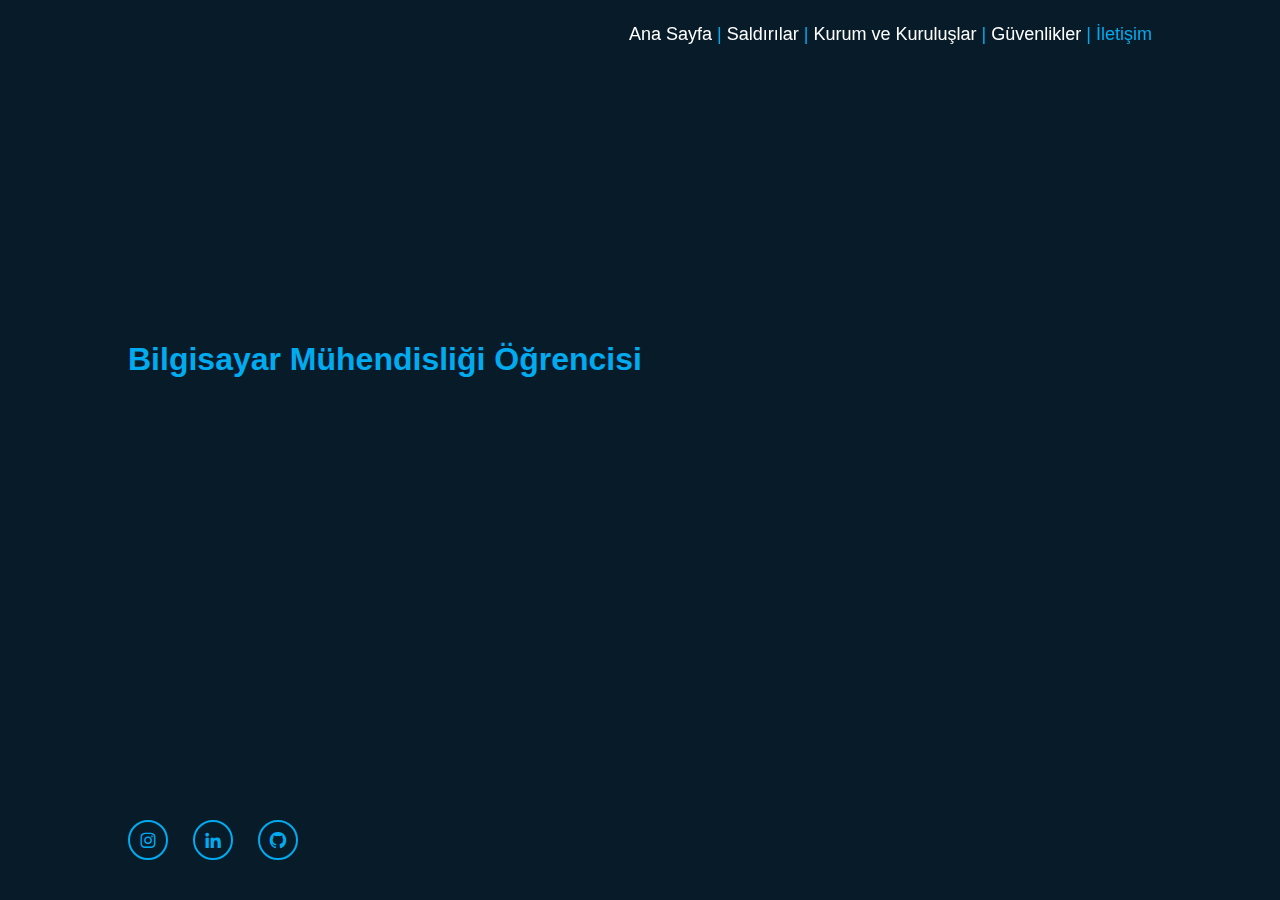
<file: HTML Proje/about.html>
<!DOCTYPE html>
<html lang="en">
<head>
    <meta charset="UTF-8">
    <meta name="viewport" content="width=device-width, initial-scale=1.0">
    <title>Hakkımda</title>
    <link rel="icon" type="cyber.jpg" href="images/cyber.jpg">
    <link href='https://unpkg.com/boxicons@2.1.4/css/boxicons.min.css' rel='stylesheet'>
    <link rel="stylesheet" href="about.css">
</head>
<body>
    <header class="header">
        <a href="https://www.linkedin.com/in/mehmet-%C3%B6zay-8a5585294/" class="logo">Mehmet Özay</a>
        <nav class="navbar">
            <a class="a" href="index.html">Ana Sayfa</a> |
            <a class="a" href="attacks.html">Saldırılar</a> |
            <a class="a" href="organizations.html">Kurum ve Kuruluşlar</a> |
            <a class="a" href="defense.html">Güvenlikler</a> |
            <a href="about.html" class="active">İletişim</a>
        </nav>
    </header>
    <section class="home">
        <div class="home-content">
            <h1>Mehmet Özay</h1>
            <h3>Bilgisayar Mühendisliği Öğrencisi</h3>
            <p>12 Temmuz 2004 Manisa/Soma doğumluyum. İlkokul, ortaokul ve liseyi aynı şehirde okudum. 15 yaşımdayken siber güvenliğe ilgi duymaya başladım ve araştırmaya başladım. Gelişen teknolojiyle birlikte siber güvenlik hayalime odaklanmaya karar verdim. Ekim 2022'den beri Bursa Teknik Üniversitesi'nde Bilgisayar Mühendisliği okuyorum.</p>
            <div class="btn-box">
                <a href="index.html">Ana Sayfa</a>
                <a href="https://btu.edu.tr/">Üniversitem</a>
            </div>
        </div>
        <div class="home-sci">
            <a href="https://www.instagram.com/mehmttozay_/"><i class='bx bxl-instagram'></i></a>
            <a href="https://www.linkedin.com/in/mehmet-ozay/"><i class='bx bxl-linkedin' ></i></a>
            <a href="https://github.com/ozay-mehmet"><i class='bx bxl-github' ></i></a>
        </div>
    </section>
</body>
</html>
</file>
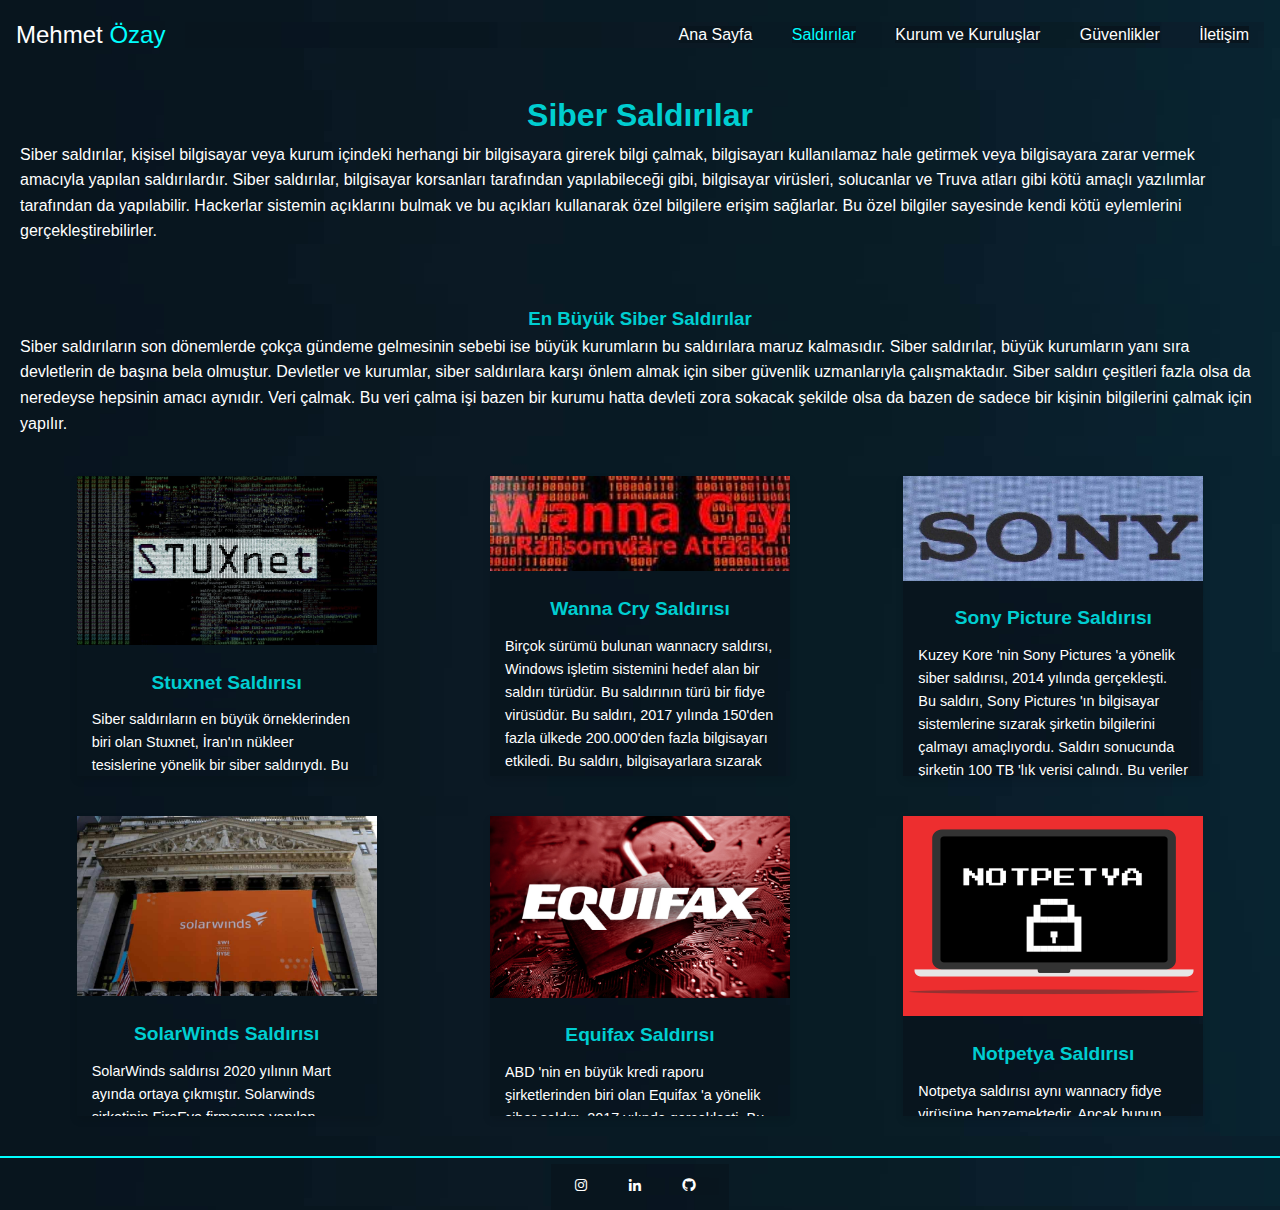
<file: HTML Proje/attacks.html>
<!DOCTYPE html>
<html lang="en">
<head>
    <meta charset="UTF-8">
    <meta name="viewport" content="width=device-width, initial-scale=1.0">
    <link href='https://unpkg.com/boxicons@2.1.4/css/boxicons.min.css' rel='stylesheet'>
    <link rel="icon" type="cyber.jpg" href="images/cyber.jpg">
    <link rel="stylesheet" href="attacks.css">
    <title>Saldırılar</title>
</head>
<body>
    <header>
        <div class="logo">
            <a href="#">Mehmet <span>Özay</span></a>
        </div>
        <div class="link">
            <ul>
                <li><a href="index.html">Ana Sayfa</a></li>
                <li><a href="attacks.html" class="active" style="color: aqua;">Saldırılar</a></li>
                <li><a href="organizations.html">Kurum ve Kuruluşlar</a></li>
                <li><a href="defense.html">Güvenlikler</a></li>
                <li><a href="about.html">İletişim</a></li>
            </ul>
        </div>
    </header>

    <section>
        <div class="baslik">
            <h1>Siber Saldırılar</h1>
            <p>
                Siber saldırılar, kişisel bilgisayar veya kurum içindeki herhangi bir bilgisayara girerek bilgi çalmak, bilgisayarı kullanılamaz hale getirmek 
                veya bilgisayara zarar vermek amacıyla yapılan saldırılardır. Siber saldırılar, bilgisayar korsanları tarafından yapılabileceği gibi, bilgisayar 
                virüsleri, solucanlar ve Truva atları gibi kötü amaçlı yazılımlar tarafından da yapılabilir. Hackerlar sistemin açıklarını bulmak ve bu açıkları kullanarak 
                özel bilgilere erişim sağlarlar. Bu özel bilgiler sayesinde kendi kötü eylemlerini gerçekleştirebilirler.
            </p>
        </div>
        <div class="alt-baslik">
            <h3>En Büyük Siber Saldırılar</h3>
            <p>
               Siber saldırıların son dönemlerde çokça gündeme gelmesinin sebebi ise büyük kurumların bu saldırılara maruz kalmasıdır. Siber saldırılar,
                büyük kurumların yanı sıra devletlerin de başına bela olmuştur. Devletler ve kurumlar, siber saldırılara karşı önlem almak için siber güvenlik
                uzmanlarıyla çalışmaktadır. Siber saldırı çeşitleri fazla olsa da neredeyse hepsinin amacı aynıdır. Veri çalmak. Bu veri çalma işi bazen bir kurumu hatta 
                devleti zora sokacak şekilde olsa da bazen de sadece bir kişinin bilgilerini çalmak için yapılır.
            </p>
        </div>
    </section>

    <section>
        <div class="wrapper">
            <div class="card">
                <img src="images/stuxnet,.jpg">
                <div class="info">
                    <h1>Stuxnet Saldırısı</h1>
                    <p>
                        Siber saldırıların en büyük örneklerinden biri olan Stuxnet, İran'ın nükleer tesislerine yönelik bir siber saldırıydı. 
                        Bu saldırı, İran'ın nükleer tesislerindeki santrifüjleri etkisiz hale getirmek için tasarlanmıştı. Stuxnet, 2010 yılında
                        İran'ın Natanz nükleer tesislerine sızdı. Stuxnet saldırısının ilk amacı İran 'ın nükleer tesislerinde kullandığı Siemens 
                        ürünleriyle uyumlu endüstriyel kontrol sistemleriydi. Amacı bu kontrol sistemlerine sızıp fiziksel hasara neden olmaktı ve 
                        böyle de oldu. Stuxnet 'in güçlü bir yanı da çok sayıda güvenlik açığı kullanmasıydı. Stuxnet 'in bu güvenlik açıklarını
                        kullanarak İran 'ın nükleer tesislerine sızması ve fiziksel hasara neden olması, siber saldırıların gücünü gösterdi. Ayrıca
                        Stuxnet, taşınabilir cihazlar yardımıyla da yayılabiliyordu. 
                    </p>
                    <div class="box">
                        <button class="button"><a href="https://www.trellix.com/security-awareness/ransomware/what-is-stuxnet/" class="btn">Ayrıntılar</a></button>
                    </div>
                </div>
            </div>
            <div class="card">
                <img src="images/wannacry.jpeg">
                <div class="info">
                    <h1>Wanna Cry Saldırısı</h1>
                    <p>
                        Birçok sürümü bulunan wannacry saldırsı, Windows işletim sistemini hedef alan bir saldırı türüdür. Bu saldırının türü bir fidye virüsüdür. 
                        Bu saldırı, 2017 yılında 150'den fazla ülkede 200.000'den fazla bilgisayarı etkiledi. Bu saldırı, bilgisayarlara sızarak dosyaları şifreler ve
                        dosyaların şifresini çözmek için fidye ister. Saldırı sonucunda 4 milyar dolarlık bir zarar oluştu. Bu saldırıyı Europol "eşi benzeri görülmemiş" olarak nitelendirdi.
                        Saldırı İspanya 'daki telekom şirketi olan Telefonica 'yı da etkiledi. Telefonica 'nın çalışanları, bilgisayarlarının ekranında fidye mesajı gördü.
                        Saldırının açığını giderebilmek için 14 Mart 2017 'de Microsoft, Windows için bir yama yayınladı. Ama bu yamanın gecikmesinden dolayı 
                        bazı kullanıcılar ve kurumlar saldırıya maruz kaldı.
                    </p>
                    <div class="box">
                        <button class="button"><a href="https://elfanet.com.tr/tr/main/article/neydi-ne-oldu-1-wannacry/13" class="btn">Ayrıntılar</a></button>
                    </div>
                </div>
            </div>
            <div class="card">
                <img src="images/sony.jpg">
                <div class="info">
                    <h1>Sony Picture Saldırısı</h1>
                    <p>
                        Kuzey Kore 'nin Sony Pictures 'a yönelik siber saldırısı, 2014 yılında gerçekleşti. Bu saldırı, Sony Pictures 'ın bilgisayar sistemlerine sızarak
                        şirketin bilgilerini çalmayı amaçlıyordu. Saldırı sonucunda şirketin 100 TB 'lık verisi çalındı. Bu veriler arasında şirketin mali bilgileri,
                        çalışanların kişisel bilgileri ve şirketin gelecek projeleri yer alıyordu. Saldırı sonucunda şirketin 15 milyon dolarlık bir zararı oldu.
                        Bu saldırıyı yapanlar Kuzey Kore 'ye bağlı bir hacker grubuydu. Bu hacker grubunun Sony 'ye saldırmasındaki amacı ise Sony şirketinin ünlü filmi olan
                        The Interview filminden ötürüydü. Bu film Kuzey Kore 'nin lideri Kim Jong-un 'u alaya alıyordu. Bu yüzden Kuzey Kore 'nin hacker grubu Sony 'ye saldırdı.
                    </p>
                    <div class="box">
                        <button class="button"><a href="https://www.trendmicro.com/vinfo/pl/security/news/cyber-attacks/the-hack-of-sony-pictures-what-you-need-to-know" class="btn">Ayrıntılar</a></button>
                    </div>
                </div>
            </div>
            <div class="boşluk"></div>
            <div class="card">
                <img src="images/solarwinds.jpg">
                <div class="info">
                    <h1>SolarWinds Saldırısı</h1>
                    <p>
                        SolarWinds saldırısı 2020 yılının Mart ayında ortaya çıkmıştır. Solarwinds şirketinin FireEye firmasına yapılan saldırıda yapı tanımlama protokolü (YTP)
                        protokolü kullanıldı. Bu protokol, şirketlerin ağlarını yönetmek için kullanılır. Bu saldırı sonucunda 18.000 'den fazla kurum ve kuruluş etkilendi.
                        Bu kurum ve kuruluşlar arasında ABD 'nin en büyük kurumlarından biri olan Savunma Bakanlığı da bulunuyordu. Bu saldırı sonucunda 100 milyon dolarlık
                        bir zarar oluştu. Bu saldırıyı yapanlar ise Rusya 'ya bağlı bir hacker grubuydu. Bu saldırıyı yapanlar, ABD 'nin siber güvenlik önlemlerini aşarak
                        ABD 'nin en büyük kurumlarına sızmayı başardılar. Ayrıca bu saldırı Microsoft 'un en az 40 müştersini de etkiledi. 
                    </p>
                    <div class="box">
                        <button class="button"><a href="#" class="btn">Ayrıntılar</a></button>
                    </div>
                </div>
            </div>
            <div class="card">
                <img src="images/equifax.jpg">
                <div class="info">
                    <h1>Equifax Saldırısı</h1>
                    <p>
                        ABD 'nin en büyük kredi raporu şirketlerinden biri olan Equifax 'a yönelik siber saldırı, 2017 yılında gerçekleşti. Bu saldırı, şirketin
                        bilgisayar sistemlerine sızarak şirketin bilgilerini çalmayı amaçlıyordu. Saldırı sonucunda şirketin 143 milyon müşterisinin kişisel bilgileri
                        çalındı. Bu bilgiler arasında müşterilerin kredi kartı bilgileri, sosyal güvenlik numaraları ve doğum tarihleri yer alıyordu. Saldırı sonucunda
                        şirketin 4 milyar dolarlık bir zararı oldu. Bu saldırıyı yapanlar ise Çin 'e bağlı bir hacker grubuydu. Bu hacker grubu, şirketin bilgisayar sistemlerine
                        sızarak şirketin bilgilerini çaldı. Bu saldırı sonucunda şirketin CEO 'su Richard Smith istifa etti. Bu saldırı, ABD 'nin en büyük siber saldırılarından biridir.
                        Bu saldırı 2017 'de gerçekleştiği için o dönemde ABD 'nin en büyük siber saldırısı olarak biliniyordu. Equifax saldırısı 150 milyon müşterisinin
                        zararını telafi edebilmesi için 425 milyon dolar tazminat ödedi. Ayrıca bu saldırı 48 eyalet, Amerika 'nın başkenti Washington DC ve Porto Riko 'yu etkiledi. 
                        Bu nedenle Equifax şirketi 275 milyon dolar daha ödemek zorunda kaldı.
                    </p>
                    <div class="box">
                        <button class="button"><a href="https://archive.epic.org/privacy/data-breach/equifax/" class="btn">Ayrıntılar</a></button>
                    </div>
                </div>
            </div>
            <div class="card">
                <img src="images/notpetya.png">
                <div class="info">
                    <h1>Notpetya Saldırısı</h1>
                    <p>
                        Notpetya saldırısı aynı wannacry fidye virüsüne benzemektedir. Ancak bunun wannacry fidye virüsünden farkı bulaştığı verileri direk olarak yok etmektir.
                        Bu saldırı, 2017 yılında gerçekleşti. Bu saldırı, Ukrayna 'nın en büyük limanlarından biri olan Odessa 'nın limanını etkiledi. Bu saldırı sonucunda
                        limanın bilgisayar sistemleri çöktü. Bu saldırı sonucunda limanın bilgisayar sistemlerinin çökmesi nedeniyle limanın işleyişi durdu. Bu saldırı sonucunda
                        limanın 850 milyon dolarlık bir zararı oldu. Bu saldırıyı yapanlar ise Rusya 'ya bağlı bir hacker grubuydu. Bu saldırı ilk başta Ukrayna 'ya karşı
                        olsa da daha sonra tüm dünyaya yayıldı.
                    </p>
                    <div class="box">
                        <button class="button"><a href="https://www.hypr.com/security-encyclopedia/notpetya" class="btn">Ayrıntılar</a></button>
                    </div>
                </div>
            </div>
        </div>
    </section>
    <div class="sosyal">
        <footer class="footer">
            <a href="https://www.instagram.com/mehmttozay_/"><i class='bx bxl-instagram'></i></a>
            <a href="https://www.linkedin.com/in/mehmet-ozay/"><i class='bx bxl-linkedin'></i></a>
            <a href="https://github.com/ozay-mehmet"><i class='bx bxl-github'></i></a>
        </footer>
    </div>
</body>
</html>
</file>
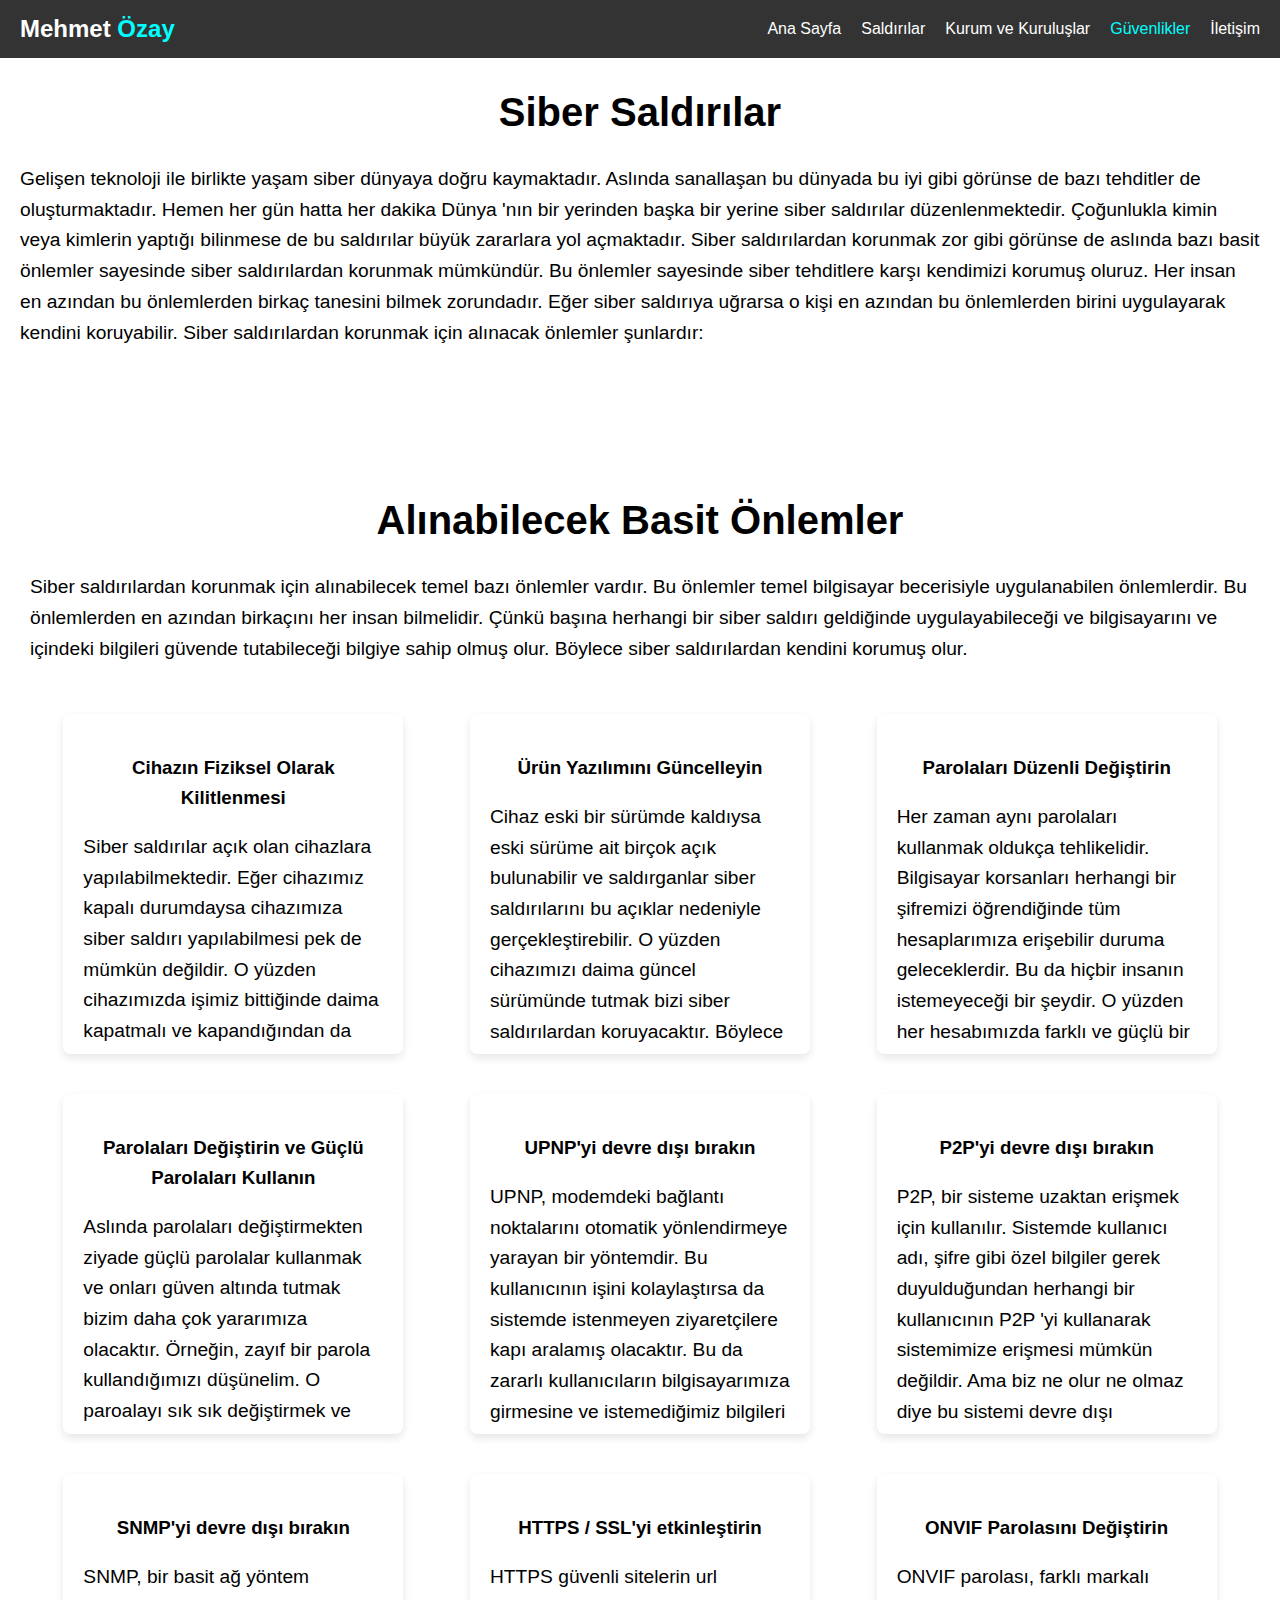
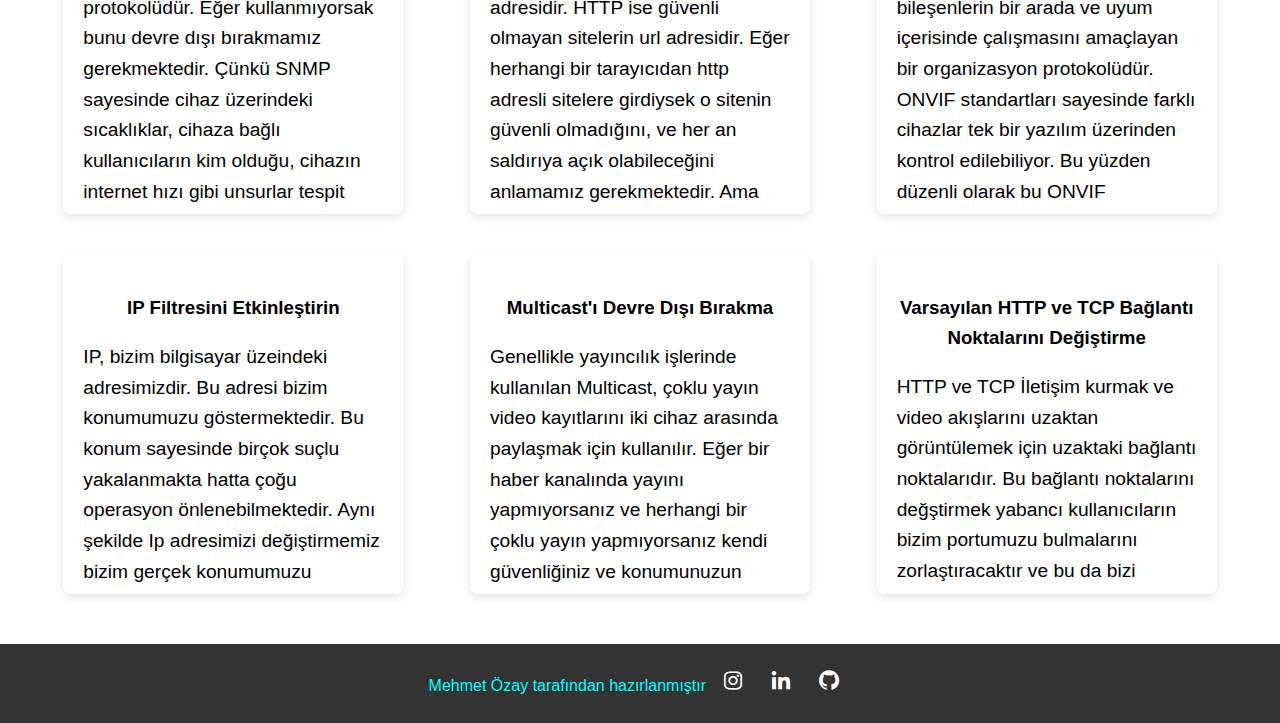
<file: HTML Proje/defense.html>
<!DOCTYPE html>
<html lang="en">
<head>
    <meta charset="UTF-8">
    <meta name="viewport" content="width=device-width, initial-scale=1.0">
    <link rel="stylesheet" href="defense.css">
    <link href='https://unpkg.com/boxicons@2.1.4/css/boxicons.min.css' rel='stylesheet'>
    <link rel="icon" type="cyber.jpg" href="images/cyber.jpg">
    <title>Güvenlikler</title>
</head>
<body>
    <header>
        <nav class="navbar">
            <h2 class="logo">
                <a href="">Mehmet <span>Özay</span></a>
            </h2>
            <ul class="all-links">
                <li><a href="index.html">Ana Sayfa</a></li>
                <li><a href="attacks.html">Saldırılar</a></li>
                <li><a href="organizations.html">Kurum ve Kuruluşlar</a></li>
                <li><a href="defense.html" class="active">Güvenlikler</a></li>
                <li><a href="about.html">İletişim</a></li>
            </ul>
        </nav>
    </header>
    <section class="home-page" id="home">
        <div class="content">
            <div class="text">
                <h1>Siber Saldırılar</h1>
                <p style="text-align: left;">
                    Gelişen teknoloji ile birlikte yaşam siber dünyaya doğru kaymaktadır. Aslında sanallaşan bu dünyada bu iyi gibi görünse de 
                    bazı tehditler de oluşturmaktadır. Hemen her gün hatta her dakika Dünya 'nın bir yerinden başka bir yerine siber 
                    saldırılar düzenlenmektedir. Çoğunlukla kimin veya kimlerin yaptığı bilinmese de bu saldırılar büyük zararlara yol açmaktadır.
                    Siber saldırılardan korunmak zor gibi görünse de aslında bazı basit önlemler sayesinde siber saldırılardan korunmak 
                    mümkündür. Bu önlemler sayesinde siber tehditlere karşı kendimizi korumuş oluruz. Her insan en azından bu önlemlerden birkaç tanesini
                    bilmek zorundadır. Eğer siber saldırıya uğrarsa o kişi en azından bu önlemlerden birini uygulayarak kendini koruyabilir.
                    Siber saldırılardan korunmak için alınacak önlemler şunlardır:
                </p>
            </div>
        </div>
    </section>
    <section class="section">
        <h2>Alınabilecek Basit Önlemler</h2>
        <p>
            Siber saldırılardan korunmak için alınabilecek temel bazı önlemler vardır. Bu önlemler temel bilgisayar becerisiyle uygulanabilen
            önlemlerdir. Bu önlemlerden en azından birkaçını her insan bilmelidir. Çünkü başına herhangi bir siber saldırı geldiğinde 
            uygulayabileceği ve bilgisayarını ve içindeki bilgileri güvende tutabileceği bilgiye sahip olmuş olur. Böylece siber saldırılardan 
            kendini korumuş olur.
        </p>
        <ul class="cards">
            <li class="card">
                <h3>Cihazın Fiziksel Olarak Kilitlenmesi</h3>
                <p>
                    Siber saldırılar açık olan cihazlara yapılabilmektedir. Eğer cihazımız kapalı durumdaysa cihazımıza siber saldırı 
                    yapılabilmesi pek de mümkün değildir. O yüzden cihazımızda işimiz bittiğinde daima kapatmalı ve kapandığından da emin 
                    olmalıyız. Aksi takdirde cihazımız saldırılara açık hale gelecektir. Eğer kısa süreliğine bir yere gitmemiz gerekiyorsa 
                    bu durumda cihazımızı kapatmak pek de doğru olmayacaktır. Bu durumda cihazımızı kilitlemeli ve yine aynı şekilde cihazımızın kilitlendiğinden
                    emin olmalıyız. Eğer cihazımızı açık bırakır gidersek o anda aktif bir şekilde çalışan herhangi bir bilgisayar korsanı 
                    cihazımızı hedef alabilir ve içindeki bizim değerli olduğunu düşündüğümüz verilere erişebilir hatta yok edebilir.
                </p>
            </li>
            <li class="card">
                <h3>Ürün Yazılımını Güncelleyin</h3>
                <p>
                    Cihaz eski bir sürümde kaldıysa eski sürüme ait birçok açık bulunabilir ve saldırganlar siber saldırılarını bu açıklar 
                    nedeniyle gerçekleştirebilir. O yüzden cihazımızı daima güncel sürümünde tutmak bizi siber saldırılardan koruyacaktır.
                    Böylece saldırganlar güncel sürüme daha zor adapte olacak ve bilgisayarımız güvende olacaktır. 
                </p>
            </li>
            <li class="card">
                <h3>Parolaları Düzenli Değiştirin</h3>
                <p>
                    Her zaman aynı parolaları kullanmak oldukça tehlikelidir. Bilgisayar korsanları herhangi bir şifremizi öğrendiğinde tüm hesaplarımıza
                    erişebilir duruma geleceklerdir. Bu da hiçbir insanın istemeyeceği bir şeydir. O yüzden her hesabımızda farklı ve 
                    güçlü bir şifre kullanmamız bizim güvenliğimiz açısından daha iyi olacaktır. Ayrıca o şifreleri bilgisayarımıza not 
                    etmek yerine farklı ve elektronik olmayan bir cihaza not etmmeiz bizi daha güvende tutacaktır. Çevremizdeki insanları 
                    bu konuda uyarmalı ve onlara farklı ve güçlü şifre kullanma alışkanlığını getirmemiz gerekmektedir. 
                </p>
            </li>
            <li class="card">
                <h3> Parolaları Değiştirin ve Güçlü Parolaları Kullanın</h3>
                <p>
                    Aslında parolaları değiştirmekten ziyade güçlü parolalar kullanmak ve onları güven altında tutmak bizim daha çok yararımıza
                    olacaktır. Örneğin, zayıf bir parola kullandığımızı düşünelim. O paroalayı sık sık değiştirmek ve her defasında tekrardan
                    zayıf bir parola koymak bizim yararımıza olmayacaktır. Onun yerine güçlü ve sağlam bir parola koymammız bizim 
                    daha güvende olmamızı sağlayacaktır. Ama aynı şekilde güçlü bir parola koyup onu düzenli aralıklarla yeni bir güçlü parola ile 
                    değiştirmek en güvenli ve en etkili çözümdür. 
                </p>
            </li>
            <li class="card">
                <h3>UPNP'yi devre dışı bırakın</h3>
                <p>
                    UPNP, modemdeki bağlantı noktalarını otomatik yönlendirmeye yarayan bir yöntemdir. Bu kullanıcının işini kolaylaştırsa da 
                    sistemde istenmeyen ziyaretçilere kapı aralamış olacaktır. Bu da zararlı kullanıcıların bilgisayarımıza girmesine 
                    ve istemediğimiz bilgileri elde etmesine neden olacaktır. O yüzden HTTP ve TCP bağlantı noktalarını devre dışı bırakmamız 
                    gerekmektedir.
                </p>
            </li>
            <li class="card">
                <h3>P2P'yi devre dışı bırakın</h3>
                <p>
                    P2P, bir sisteme uzaktan erişmek için kullanılır. Sistemde kullanıcı adı, şifre gibi özel bilgiler gerek duyulduğundan
                    herhangi bir kullanıcının P2P 'yi kullanarak sistemimize erişmesi mümkün değildir. Ama biz ne olur ne olmaz diye bu 
                    sistemi devre dışı bırakmalıyız. Aksi takdirde sistemimiz erişilebilir hale gelecektir. 
                </p>
            </li>
        </ul>
        <ul class="cards">
            <li class="card">
                <h3>SNMP'yi devre dışı bırakın</h3>
                <p>
                    SNMP, bir basit ağ yöntem protokolüdür. Eğer kullanmıyorsak bunu devre dışı bırakmamız gerekmektedir. Çünkü SNMP sayesinde
                    cihaz üzerindeki sıcaklıklar, cihaza bağlı kullanıcıların kim olduğu, cihazın internet hızı gibi unsurlar tespit edilebilmektedir.
                    Bu sebeple SNMP eğer kullanılmıyorsa devre dışı bırakılmalıdır. Aksi takdirde bilgisayarımız korsanlara teslim olabilir.
                </p>
            </li>
            <li class="card">
                <h3> HTTPS / SSL'yi etkinleştirin</h3>
                <p>
                    HTTPS güvenli sitelerin url adresidir. HTTP ise güvenli olmayan sitelerin url adresidir. Eğer herhangi bir tarayıcıdan 
                    http adresli sitelere girdiysek o sitenin güvenli olmadığını, ve her an saldırıya açık olabileceğini anlamamız gerekmektedir.
                    Ama https adresli sitelere giriş yaptığımızda o sitelerin güvenli olduğunu ve rahatlıkla o sitelerde işlemlerimizi gerçekleştirebileceğimizi 
                    unutmamamız gerekmektedir.
                </p>
            </li>
            <li class="card">
                <h3>ONVIF Parolasını Değiştirin</h3>
                <p>
                    ONVIF parolası, farklı markalı bileşenlerin bir arada ve uyum içerisinde çalışmasını amaçlayan bir organizasyon protokolüdür.
                    ONVIF standartları sayesinde farklı cihazlar tek bir yazılım üzerinden kontrol edilebiliyor. Bu yüzden düzenli olarak 
                    bu ONVIF parolamızı değiştirmeli ve kendimizi güven altında tutmalıyız. 
                </p>
            </li>
            <li class="card">
                <h3>IP Filtresini Etkinleştirin</h3>
                <p>
                    IP, bizim bilgisayar üzeindeki adresimizdir. Bu adresi bizim konumumuzu göstermektedir. Bu konum sayesinde birçok suçlu 
                    yakalanmakta hatta çoğu operasyon önlenebilmektedir. Aynı şekilde Ip adresimizi değiştirmemiz bizim gerçek konumumuzu göstermeyecek ve 
                    ailemiz gibi özel hayatımız güven altında olacaktır. Saldırganlar bilgisayarlara saldırırken güncel IP adreslerini 
                    değiştirerek saldırırlar ki olası olumsuz bir durumda; örneğin kimlikleri belli olsa bile IP adresleri farklı olacağından güncel 
                    konumları belli olmayacak ve yakalanmaları zorlaşacaktır. O yüzden bizim de IP adresimizi değiştirmemeiz gerekmektedir.
                </p>
            </li>
            <li class="card">
                <h3>Multicast'ı Devre Dışı Bırakma</h3>
                <p>
                    Genellikle yayıncılık işlerinde kullanılan Multicast, çoklu yayın video kayıtlarını iki cihaz arasında paylaşmak
                    için kullanılır. Eğer bir haber kanalında yayını yapmıyorsanız ve herhangi bir çoklu yayın yapmıyorsanız kendi 
                    güvenliğiniz ve konumunuzun tespit edilmemesi açısından Multicast 'i devre dışı bırakmak en doğrusu olacaktır. 
                </p>
            </li>
            <li class="card">
                <h3>Varsayılan HTTP ve TCP Bağlantı Noktalarını Değiştirme</h3>
                <p>
                    HTTP ve TCP İletişim kurmak ve video akışlarını uzaktan görüntülemek için uzaktaki bağlantı noktalarıdır. Bu bağlantı 
                    noktalarını değştirmek yabancı kullanıcıların bizim portumuzu bulmalarını zorlaştıracaktır ve bu da bizi güvende 
                    tutacaktır. O yüzden bu bağlantı noktalarını değiştirmeliyiz.
                </p>
            </li>
            </ul>
    </section>
    <footer>
        <div>
            <span>Mehmet Özay tarafından hazırlanmıştır</span>
            <span class="link">
                <a href="https://www.instagram.com/mehmttozay_/"><i class='bx bxl-instagram'></i></a>
                <a href="https://www.linkedin.com/in/mehmet-ozay/"><i class='bx bxl-linkedin'></i></a>
                <a href="https://github.com/ozay-mehmet"><i class='bx bxl-github'></i></a>
            </span>
        </div>
    </footer>
</body>
</html>
</file>
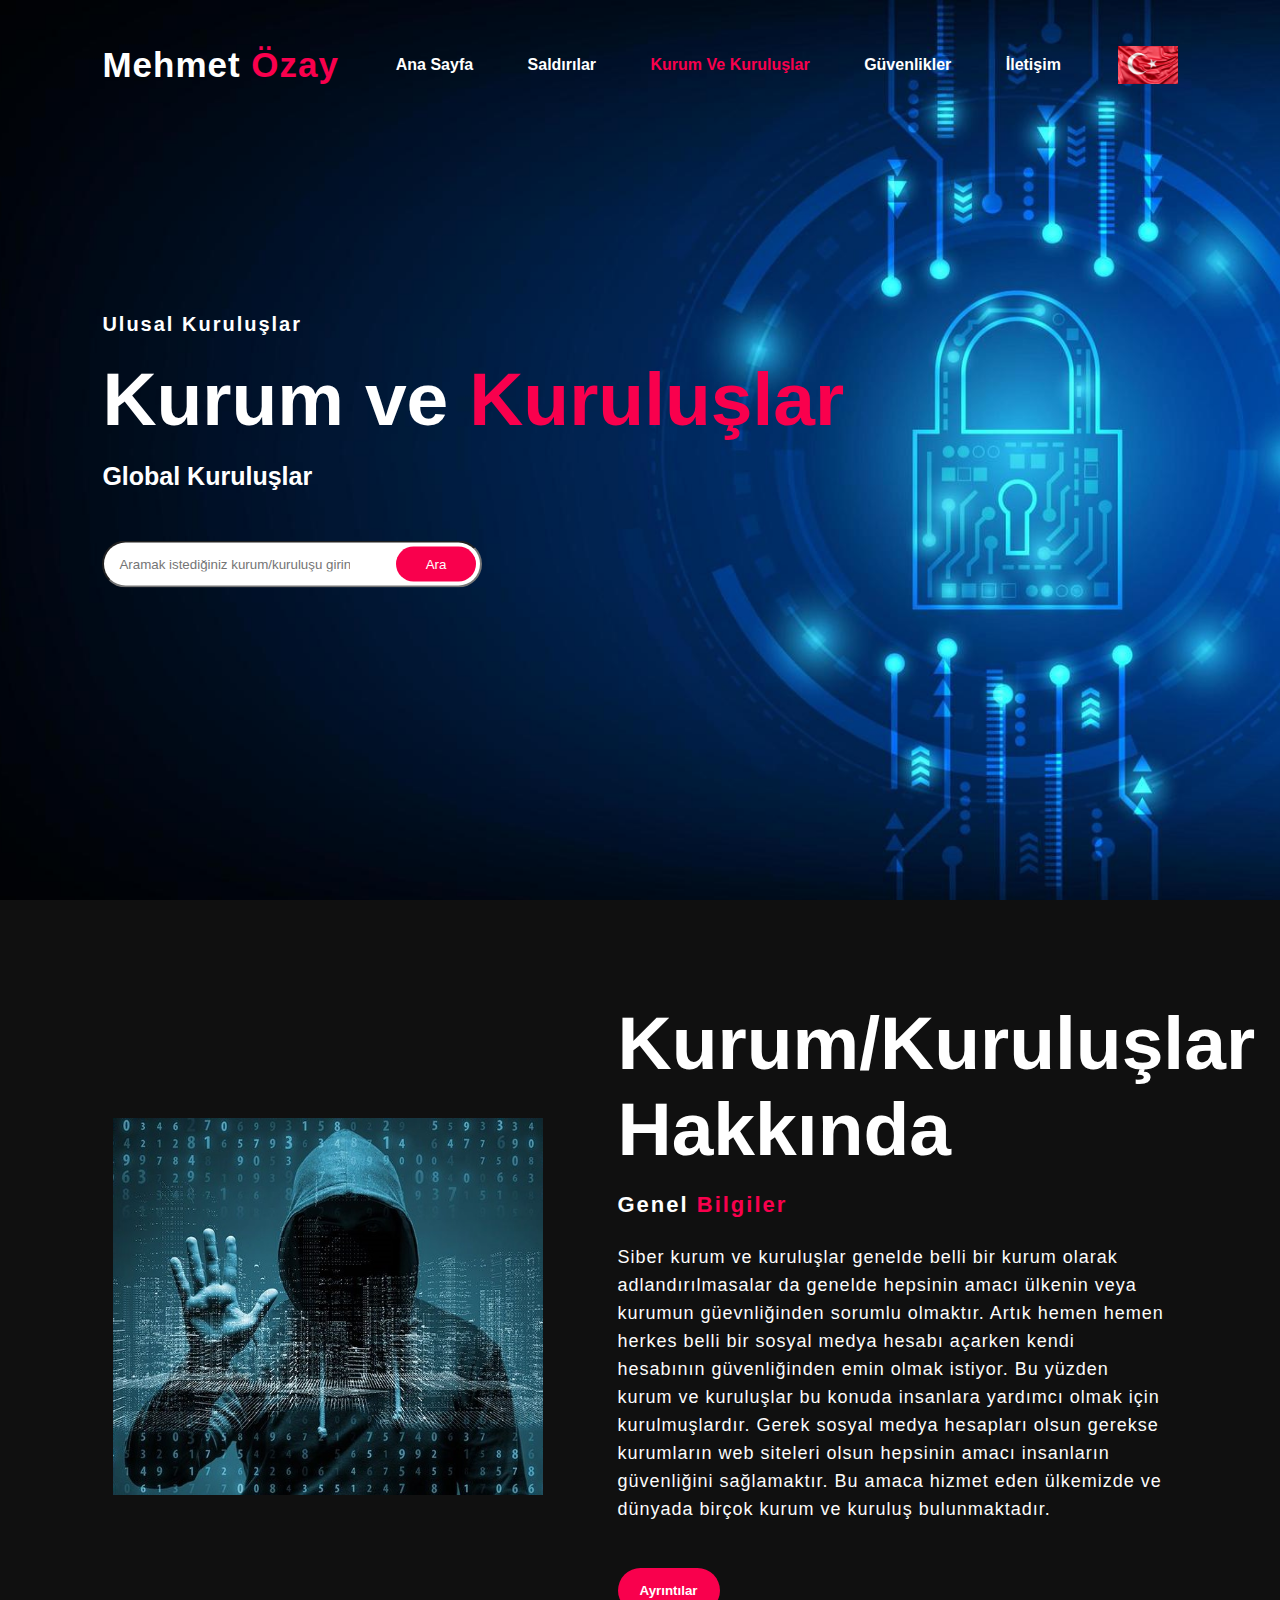
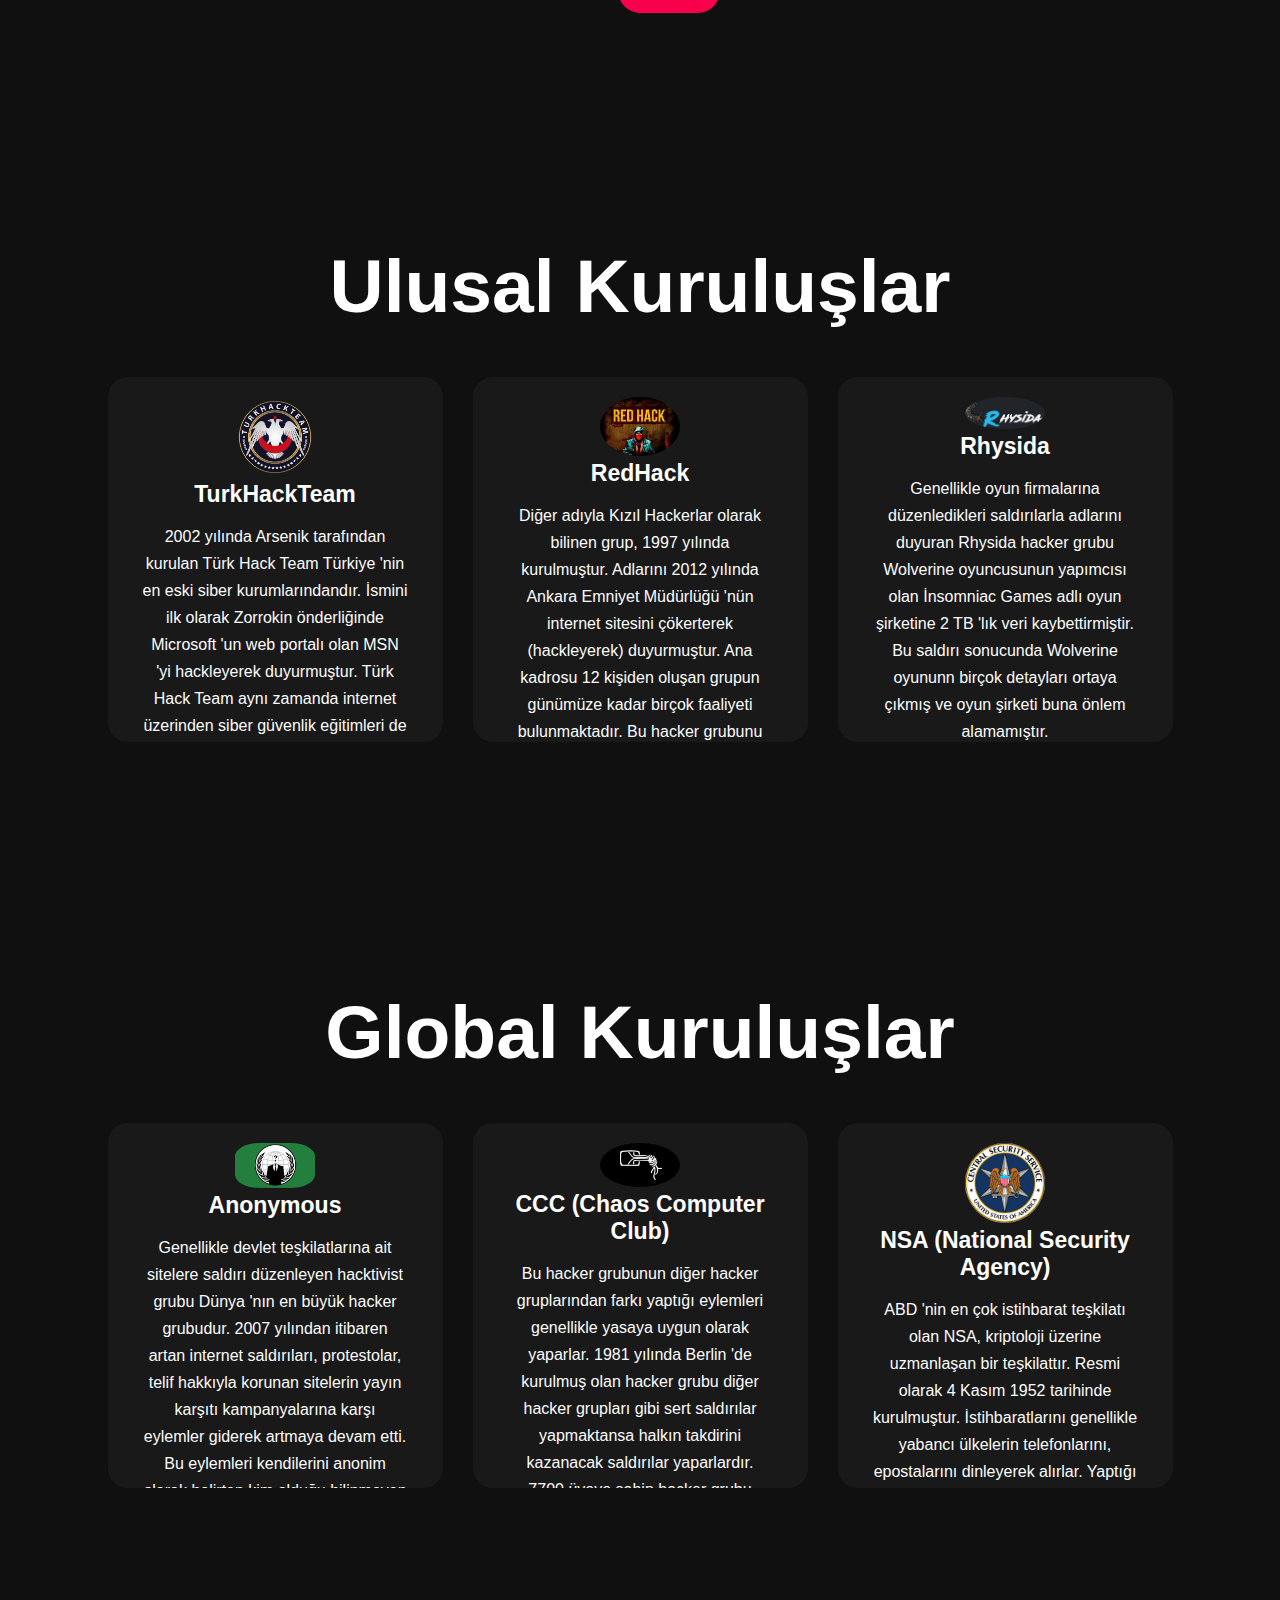
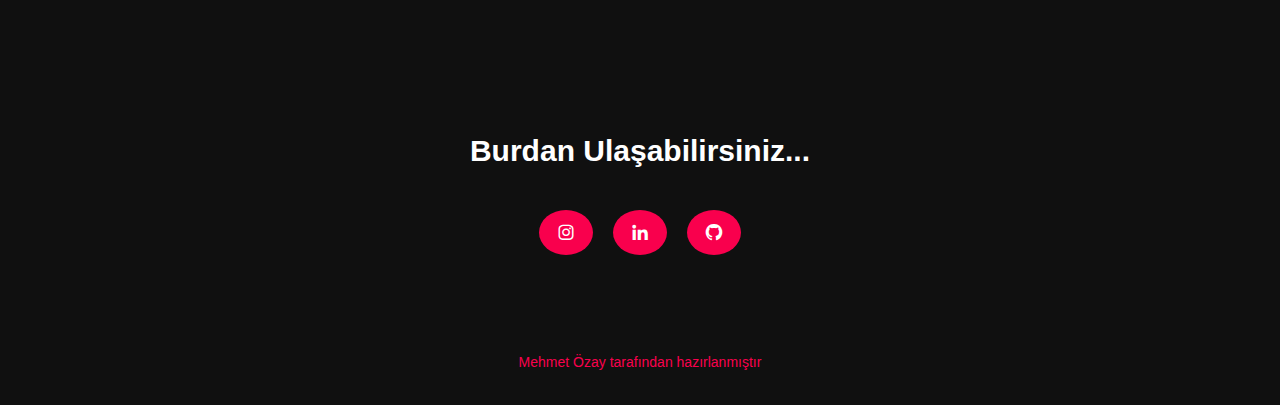
<file: HTML Proje/organizations.html>
<!DOCTYPE html>
<html lang="en">
<head>
    <meta charset="UTF-8">
    <meta name="viewport" content="width=device-width, initial-scale=1.0">
    <link href='https://unpkg.com/boxicons@2.1.4/css/boxicons.min.css' rel='stylesheet'>
    <link rel="stylesheet" href="organizations.css">
    <link rel="stylesheet" href="https://cdnjs.cloudflare.com/ajax/libs/font-awesome/6.5.1/css/all.min.css">
    <link rel="icon" type="cyber.jpg" href="images/cyber.jpg">
    <title>Kurum ve Kuruluşlar</title>
</head>
<body>
    <div class="menu">
        <nav>
            <h2 class="logo">Mehmet <span>Özay</span></h2>
            <ul>
                <li><a href="index.html">Ana Sayfa</a></li>
                <li><a href="attacks.html">Saldırılar</a></li>
                <li><a href="organizations.html" class="active">Kurum ve Kuruluşlar</a></li>
                <li><a href="defense.html">Güvenlikler</a></li>
                <li><a href="about.html">İletişim</a></li>
            </ul>
            <div>
                <img src="images/türk_bayragi.jpg" style="width: 60px; float: right; display: flex;">
            </div>
        </nav>
        <div class="content">
            <h4>Ulusal Kuruluşlar</h4>
            <h1>Kurum ve <span>Kuruluşlar</span></h1>
            <h3>Global Kuruluşlar</h3>
            <div class="newslatter">
                <form>
                    <input type="text" name="text" id="text" placeholder="Aramak istediğiniz kurum/kuruluşu girin">
                    <input type="submit" name="submit" value="Ara">
                </form>
            </div>
        </div>
    </div> 

    <section class="about">
        <div class="main">
            <img src="images/adam_kopya.jpg">
            <div class="about-text">
                <h2>Kurum/Kuruluşlar Hakkında</h2>
                <h5>Genel <span>Bilgiler</span></h5>
                <p>
                    Siber kurum ve kuruluşlar genelde belli bir kurum olarak adlandırılmasalar da genelde hepsinin amacı ülkenin veya kurumun güevnliğinden sorumlu olmaktır.
                    Artık hemen hemen herkes belli bir sosyal medya hesabı açarken kendi hesabının güvenliğinden emin olmak istiyor.
                    Bu yüzden kurum ve kuruluşlar bu konuda insanlara yardımcı olmak için kurulmuşlardır. Gerek sosyal medya hesapları olsun gerekse kurumların
                    web siteleri olsun hepsinin amacı insanların güvenliğini sağlamaktır. Bu amaca hizmet eden ülkemizde ve dünyada birçok kurum ve kuruluş bulunmaktadır.
                </p>
                <button type="button">Ayrıntılar</button>
            </div>
        </div>
    </section>

    
    <div class="service">
        <div class="title">
            <h2>Ulusal Kuruluşlar</h2>
        </div>

        <div class="box">
            <div class="card">
                <img src="images/TürkHackTeam.png" style="border-radius: 50%; width: 80px;">
                <h5>TurkHackTeam</h5>
                <div class="pra">
                    <p>2002 yılında Arsenik tarafından kurulan Türk Hack Team Türkiye 'nin en eski siber kurumlarındandır.
                        İsmini ilk olarak Zorrokin önderliğinde Microsoft 'un web portalı olan MSN 'yi hackleyerek duyurmuştur.
                        Türk Hack Team aynı zamanda internet üzerinden siber güvenlik eğitimleri de veren bir kuruluştur.
                        Saldırı ve savunma takımı olarak iki takıma ayrılmıştır. Saldırı timi kendisini Anka Red Team olarak adlandırmıştır.
                        Kendilerini Türk 'ün Siber Ordusu olarak adlandırmaktadırlar. Sloganları: <span>İstediğimiz Zaman İstediğimiz Yerde</span>
                    </p>
                    <p style="text-align: center;"><a class="button" href="https://www.turkhackteam.org/">Daha Fazla...</a></p>
                </div>
            </div>

            <div class="card">
                <img src="images/red_hack.jpeg" style="border-radius: 50%; width: 80px;">
                <h5>RedHack</h5>
                <div class="pra">
                    <p>
                        Diğer adıyla Kızıl Hackerlar olarak bilinen grup, 1997 yılında kurulmuştur. Adlarını 2012 yılında Ankara Emniyet Müdürlüğü 'nün 
                        internet sitesini çökerterek (hackleyerek) duyurmuştur. Ana kadrosu 12 kişiden oluşan grupun günümüze kadar birçok faaliyeti 
                        bulunmaktadır. Bu hacker grubunu kuran Manyak adıyla kendini adlandırdığı bir Türk hackerdır.
                    </p>
                    <p style="text-align: center;"><a class="button" href="#">Daha Fazla...</a></p>
                </div>
            </div>
            
            <div class="card">
                <img src="images/RhysidaSplash.png" style="border-radius: 50%; width: 80px;">
                <h5>Rhysida</h5>
                <div class="pra">
                    <p>
                        Genellikle oyun firmalarına düzenledikleri saldırılarla adlarını duyuran Rhysida hacker grubu Wolverine oyuncusunun yapımcısı
                        olan İnsomniac Games adlı oyun şirketine 2 TB 'lık veri kaybettirmiştir. Bu saldırı sonucunda Wolverine oyununn birçok detayları
                        ortaya çıkmış ve oyun şirketi buna önlem alamamıştır. 
                    </p>
                    <p style="text-align: center;"><a class="button" href="#">Daha Fazla...</a></p>
                </div>
            </div>
        </div>
    </div>
    <div class="service">
        <div class="title">
            <h2>Global Kuruluşlar</h2>
        </div>

        <div class="box">
            <div class="card">
                <img src="images/anonymous.jpg" style="border-radius: 30%; width: 80px;">
                <h5>Anonymous</h5>
                <div class="pra">
                    <p>
                        Genellikle devlet teşkilatlarına ait sitelere saldırı düzenleyen hacktivist grubu Dünya 'nın en büyük hacker grubudur.
                        2007 yılından itibaren artan internet saldırıları, protestolar, telif hakkıyla korunan sitelerin yayın karşıtı kampanyalarına 
                        karşı eylemler giderek artmaya devam etti. Bu eylemleri kendilerini anonim olarak belirten kim olduğu bilinmeyen kişiler
                        tarafından gerçekleştirildi. 24 Şubat 2023 yılında başlayan Rusya - Ukrayna savaşı sırasında Rusya Cumhurbaşkanı Vladimir Putin 'e 
                        karşı olan tehditlerinden dolayı ve Rusya 'nın en büyük bankasını hackleyerek tekrar gün yüzüne çıktı. Sloganları: <span>Biz Anonymous 'us, orduyuz, affetmeyiz, unutmayız, bizi bekleyin.</span>
                    </p>
                    <p style="text-align: center;"><a class="button" href="https://www.youtube.com/@-anonymous">Daha Fazla...</a></p>
                </div>
            </div>

            <div class="card" style="text-align: center;">
                <img src="images/images_cccjpeg.jpeg" style="border-radius: 50%; width: 80px;">
                <h5>CCC  (Chaos Computer Club)</h5>
                <div class="pra">
                    <p>
                        Bu hacker grubunun diğer hacker gruplarından farkı yaptığı eylemleri genellikle yasaya uygun olarak yaparlar. 1981 yılında Berlin 'de 
                        kurulmuş olan hacker grubu diğer hacker grupları gibi sert saldırılar yapmaktansa halkın takdirini kazanacak saldırılar yaparlardır.
                        7700 üyeye sahip hacker grubu Avrupa 'nın en büyük hacker grubu olarak tanınıyor.
                    </p>
                    <p><a class="button" href="https://www.youtube.com/@mediacccde">Daha Fazla...</a></p>
                </div>
            </div>

            <div class="card">
                <img src="images/Css-insignia-lg.png" style="border-radius: 50%; width: 80px;">
                <h5>NSA (National Security Agency)</h5>
                <div class="pra">
                    <p>
                        ABD 'nin en çok istihbarat teşkilatı olan NSA, kriptoloji üzerine uzmanlaşan bir teşkilattır. Resmi olarak 4 Kasım 1952 tarihinde
                        kurulmuştur. İstihbaratlarını genellikle yabancı ülkelerin telefonlarını, epostalarını dinleyerek alırlar. Yaptığı görevlerden biri de 
                        Amerikan iletişimini yabancı ülkelerin isithbarat teşkilatlarından korumaktır. Yaklaşık 30000 üyesi bulunan bu teşkilatın çalışan sayısı
                        net değildir. İlginç olan kısım ise bu çalışanların büyük çoğunluğunun matematikçi olmasıdır ve ayrıca bu matematikçileri bünyesinde
                        barındırmasından dolayı Dünyadaki en çok matematikçiyi bünyesinde barındıran kurumdur. Kurum, 90 'lı yılların başında Amerikada 
                        yılda 3 milyon telefon görüşmesini dinleyecek kapasiteye gelmiştir. Ayrıca diğer bir faaliyeti de diğer ülkelerin bilimde Amerika 'nın
                        ilerisinde olmamasını sağlamaktır. 
                    </p>
                    <p style="text-align: center;"><a class="button" href="https://www.nsa.gov/">Daha Fazla...</a></p>
                </div>
            </div>
        </div>
    </div>
    
    <footer>
        <p>Burdan Ulaşabilirsiniz...</p>
        <div class="social">
            <a href="https://www.instagram.com/mehmttozay_/" class="btn"><i class='bx bxl-instagram'></i></a>
            <a href="https://www.linkedin.com/in/mehmet-ozay/" class="btn"><i class='bx bxl-linkedin' ></i></a>
            <a href="https://github.com/ozay-mehmet" class="btn"><i class='bx bxl-github' ></i></a>
        </div>
        <p class="end">Mehmet Özay tarafından hazırlanmıştır</p>
    </footer>
</body>
</html>
</file>
<file: HTML Proje/about.css>
*{
    margin: 0;
    padding: 0;
    box-sizing: border-box;
    font-family: 'Popins', sans-serif;
}
body{
    background: #081b29;
    color: #ededed;
}
.header{
    background-image: linear-gradient(rgba(0,0,0,0.75),rgba(0,0,0,0.75)),url(images/cyber-attack-.gif);
    position: fixed;
    top: 0;
    left: 0;
    width: 100%;
    padding: 20px 10%;
    background: transparent;
    display: flex;
    justify-content: space-between;
    align-items: center;
    z-index: 100;
}
.logo{
    position: relative;
    font-size: 25px;
    color: #ededed;
    text-decoration: none;
    font-weight: 600;
}
.logo::before{
    content: '';
    position: absolute;
    top: 0;
    right: 0;
    width: 100%;
    height: 100%;
    background: #081b29;
    animation: showRight 1s ease forwards;
    animation-delay: .4s;
}
.navbar{
    font-size: 18px;
    color: #00abf0;
    text-decoration: none;
    font-weight: 500;
    margin-left: 35px;
    transition: .3s;
}
.navbar .a{
    color: white;
    text-decoration: none;
}
.navbar::before{
    color: mediumspringgreen;
    text-decoration: none;
}
.navbar a:hover,
.navbar a.active{
    text-decoration: none;
    color: #00abf0;
}
.home{
    height: 100vh;
    background: url(images/bluekai-tc-hero.gif) no-repeat;
    background-size: cover;
    background-position: center;
    display: flex;
    align-items: center;
    padding: 0 10%;
}
.home .content{
    background: yellowgreen;
    max-width: 600px;
}
.home .content h1{
    position: relative;
    font-size: 56px;
    font-weight: 700;
    line-height: 1.2px;
}
.home-content h1::before{
    content: '';
    position: absolute;
    top: 0;
    right: 0;
    width: 100%;
    height: 100%;
    background: #081b29;
    animation: showRight 1s ease forwards;
    animation-delay: 1s;
}
.home-content h3{
    position: relative;
    font-size: 32px;
    font-weight: 700;
    color: #00abf0;
}
.home-content h3::before{
    content: '';
    position: relative;
    top: 0;
    right: 0;
    width: 100%;
    height: 100%;
    background: #081b29;
    animation: showRight 1s ease forwards;
    animation-delay: 1.3s;
}
.home-content p{
    max-width: 500px;
    position: relative;
    font-size: 16px;
    margin: 20px 0 40px;
}
.home-content p::before{
    content: '';
    position: absolute;
    top: 0;
    right: 0;
    width: 100%;
    height: 100%;
    background: #081b29;
    animation: showRight 1s ease forwards;
    animation-delay: 1.6s;
}
.home-content .btn-box{
    position: relative;
    display: flex;
    justify-content: space-between;
    width: 345px;
    height: 50px;
}
.home-content .btn-box::before{
    content: '';
    position: absolute;
    top: 0;
    right: 0;
    width: 100%;
    height: 100%;
    background: #081b29;
    animation: showRight 1s ease forwards;
    animation-delay: 1.9s;
    z-index: 2;
}
.btn-box a{
    position: relative;
    display: inline-flex;
    justify-content: center;
    align-items: center;
    width: 150px;
    height: 100%;
    background: #00abf0;
    border: 2px solid #00abf0;
    border-radius: 8px;
    font-size: 19px;
    color:#081b29;
    text-decoration: none;
    font-weight: 600;
    letter-spacing: 1px;
    z-index: 1;
    overflow: hidden;
    transition: .5s;
}
.btn-box a:hover{
    color: #00abf0;
}
.btn-box a:nth-child(2){
    background: transparent;
    color: #00abf0;
}
.btn-box a:nth-child(2):hover{
    color: #081b29;
}
.btn-box a:nth-child(2)::before{
    background: #00abf0;
}
.btn-box a::before{
    content: '';
    position: absolute;
    top: 0;
    left: 0;
    width: 0;
    height: 100%;
    background: #081b29;
    z-index: -1;
    transition: .5s;
}
.btn-box a:hover::before{
    width: 100%;
}
.home-sci{
    position: absolute;
    bottom: 40px;
    width: 170px;
    display: flex;
    justify-content: space-between;
}
.home-sci::before{
    content: '';
    position: absolute;
    top: 0;
    right: 0;
    width: 100%;
    height: 100%;
    background: #081b29;
    animation: showRight 1s ease forwards;
    animation-delay: 2.5s;
}
.home-sci a{
    position: relative;
    display: inline-flex;
    justify-content: center;
    align-items: center;
    width: 40px;
    height: 40px;
    background: transparent;
    border: 2px solid #00abf0;
    border-radius: 50%;
    font-size: 20px;
    color: #00abf0;
    text-decoration: none;
    z-index: 1;
    overflow: hidden;
    transition: .5s;
}
.home-sci a:hover{
    color: #081b29;
}
.home-sci a::before{
    content: '';
    position: absolute;
    top: 0;
    left: 0;
    width: 0;
    height: 100%;
    background: #00abf0;
    z-index: -1;
    transition: .5s;
}
.home-sci a:hover::before{
    width: 100%;
}
@keyframes showRight{
    100%{
        width: 0;
    }
}
</file>
<file: HTML Proje/attacks.css>
*{
    margin: 0;
    padding: 0;
    box-sizing: border-box;
    background-image: url(images/Concept-of-cyber-security-or-private-key-Background-by-ojosujono96.jpg);
}
body, h1, h2, p, ul {
    margin: 0;
    padding: 0;
}
body {
    font-family: Arial, sans-serif;
    line-height: 1.6;
}
header {
    background-color: #333;
    color: #fff;
    padding: 1em;
    text-align: center;
    display: flex;
    justify-content: space-between;
    align-items: center;
}
span{
    color: aqua;
}
.logo {
    margin-right: 20px;
}
.baslik, .alt-baslik {   
    margin-bottom: 20px;
    padding: 20px;
}
h1, h3 {
    text-align: center;
    color: darkturquoise; 
}
p {
    color: white; 
}
.link {
    flex-grow: 1;
    text-align: right; 
}
ul {
    list-style: none;
    margin: 0;
    padding: 0;
}
li {
    display: inline-block;
    margin-left: 20px;
}
a {
    text-decoration: none;
    color: black;
}
.link li a:hover{
    color: aqua;
}
.logo a {
    color: #fff;
    text-decoration: none;
    font-size: 1.5em;
}
.link ul {
    list-style: none;
}
.link li {
    display: inline;
    margin-right: 15px;
}
.link a {
    color: #fff;
    text-decoration: none;
}
.wrapper {
    display: flex;
    flex-wrap: wrap;
    justify-content: space-around;
    margin: 20px;
}
.card {
    width: 300px;
    height: 300px;
    overflow: auto;
    margin-bottom: 20px;
    box-shadow: 0 4px 8px rgba(0, 0, 0, 0.1);
    transition: transform 0.3s;
}
.card:hover {
    transform: translateY(-5px) scale(1.08);
}
.card img {
    width: 100%;
    height: auto;
}
.info {
    padding: 15px;
}
.info h1 {
    font-size: 1.2em;
    margin-bottom: 10px;
}
.info p {
    font-size: 0.9em;
}
.btn {
    text-align: center;
    display: inline-block;
    padding: 8px 15px;
    background-color: #333;
    color: aqua;
    text-decoration: none;
    border-radius: 4px;
    margin-top: 10px;
}
.box:hover{
    justify-content: center;
    text-align: center;
    width: 36px;
    animation: pulse 2s infinite;
}
.boşluk{
    width: 100%;
    height: 20px;
}
.sosyal{
    border-top: 2px solid aqua;
    width: 100%;
    height: 50px;
    color: aquamarine;
    text-align: center;
    display: flex; 
    justify-content: space-evenly;
    align-items: center; 
    padding-top: 10px;
}
.footer i{
    color: #fff;
    width: 40px;
    margin-right: 10px;
}
.footer{
    position: relative; 
    bottom: 0;
    left: 0;
    right: 0;
    color: #fff;
    text-align: center;
    padding: 10px;
}
@keyframes pulse{
    0% , 100%{
        transform: scale(1);
    }
    50%{
        transform: scale(1.1);
    }
}
</file>
<file: HTML Proje/defense.css>
body, h1, h2, p, ul{
    margin: 0;
    padding: 0;
}
body{
    font-family: 'Arial', sans-serif;
    line-height: 1.6;
}
header{
    background-color: #333;
    color: white;
    padding: 10px 20px;
    position: fixed;
    top: 0;
    left: 0;
    right: 0;
    z-index: 1000;
}
.navbar{
    display: flex;
    justify-content: space-between;
    align-items: center;
}
.logo a{
    color: white;
    text-decoration: none;
    font-size: 1.5rem;
}
span{
    color: aqua;
}
.menu-toggle{
    display: none;
}
.menu-icon{
    width: 24px;
    height: 24px;
    fill: white;
}
.all-links{
    list-style: none;
    display: flex;
}
.all-links li{
    margin-left: 20px;
}
.all-links a{
    color: white;
    text-decoration: none;
    font-size: 1rem;
}
.all-links a:hover{
    color: aqua;
}
.all-links a.active{
    color: aqua;
}
.home-page{
    padding: 80px 20px;
    text-align: center;
}
.home-page h1{
    font-size: 2.5rem;
    margin-bottom: 20px;
}
.home-page p{
    font-size: 1.2rem;
    line-height: 1.6;
}
section{
    padding: 10px 10px;
}
section h2{
    text-align: center;
    font-size: 2.5rem;
    margin-bottom: 20px;
}
section p{
    font-size: 1.2rem;
    line-height: 1.6;
    margin-bottom: 30px;
}
.cards{
    display: flex;
    flex-wrap: wrap;
    justify-content: space-around;
}
.card{
    list-style-type: none;
    width: calc(33.333% - 20px);
    margin: 20px;
    background-color: #fff;
    padding: 20px;
    border-radius: 8px;
    box-shadow: 0 0 10px rgba(0, 0, 0, 0.1);
}
.card h3{
    text-align: center;
}
.section {
    display: flex;
    flex-wrap: wrap;
    justify-content: space-around;
    margin: 20px;
}
.card {
    width: 300px;
    height: 300px;
    overflow: auto;
    margin-bottom: 20px;
    box-shadow: 0 4px 8px rgba(0, 0, 0, 0.1);
    transition: transform 0.3s;
}
.card:hover {
    transform: translateY(-5px) scale(1.08);
}
.contact{
    background-color: #333;
    color: white;
}
.contact h2{
    font-size: 2.5rem;
    margin-bottom: 20px;
}
.contact p{
    font-size: 1.2rem;
    line-height: 1.6;
    margin-bottom: 30px;
}
.info{
    display: flex;
    justify-content: center;
    align-items: center;
}
.detay{
    margin-left: 10px;
}
footer{
    background-color: #333;
    color: white;
    padding: 20px 0;
    text-align: center;
}
footer a{
    color: white;
    margin: 0 10px;
    font-size: 1.5rem;
}
footer a:hover{
    color: aqua;
}
</file>
<file: HTML Proje/organizations.css>
*{
    margin: 0;
    padding: 0;
    font-family: 'Josefin-sans', sans-serif;
    box-sizing: border-box;
}
.menu{
    height: 100vh;
    width: 100%;
    background-image: url("images/cyber-technology-security-network-protection-design-free-vector.jpg");
    background-size: cover;
    background-position: center;
}
nav{
    display: flex;
    align-items: center;
    justify-content: space-between;
    padding-top: 45px;
    padding-left: 8%;
    padding-right: 8%;
}
.logo{
    color: white;
    font-size: 35px;
    letter-spacing: 1px;
    cursor: pointer;
}
span{
    color: #f9004d;
}
nav ul li{
    list-style-type: none;
    display: inline-block;
    padding: 10px 25px;
}
nav ul li a{
    color: white;
    text-decoration: none;
    font-weight: bold;
    text-transform: capitalize;
}
nav ul li a:hover{
    color: #f9004d;
    transition: .4s;
}
.active{
    color: #f9004d;
}
.btn{
    background-color: #f9004d;
    color: white;
    text-decoration: none;
    border: 2px solid transparent;
    font-weight: bold;
    padding: 10px 25px;
    border-radius: 30px;
    transition: transform .4s;
}
.btn:hover{
    transform: scale(1.2);
}
.content{
    position: absolute;
    top: 50%;
    left: 8%;
    transform: translateY(-50%);
}
h1{
    color: white;
    margin: 20px 0px 20px;
    font-size: 75px;
}
h3{
    color: white;
    font-size: 25px;
    margin-bottom: 50px;
}
h4{
    color: white;
    letter-spacing: 2px;
    font-size: 20px;
}
.newslatter form{
    width: 380px;
    max-width: 100%;
    position: relative;
}
.newslatter form input:first-child{
    display: inline-block;
    width: 100%;
    padding: 14px 130px 14px 15px;
    outline: none;
    border-radius: 30px;
}
.newslatter form input:last-child{
    position: absolute;
    display: inline-block;
    outline: none;
    border: none;
    padding: 10px 30px;
    border-radius: 30px;
    background-color: #f9004d;
    color: white;
    box-shadow: 0px 0px 5px #000 0px 0px 15px #858585;
    top: 6px;
    right: 6px;
}
.about{
    width: 100%;
    padding: 100px 0px;
    background-color: #101010;
}
.about img{
    height: auto;
    width: 430px;
}
.about-text{
    width: 550px;
}
.main{
    width: 1130px;
    max-width: 95%;
    margin: 0 auto;
    display: flex;
    align-items: center;
    justify-content: space-around;
}
.about-text h2{
    color: white;
    font-size: 75px;
    text-transform: capitalize;
    margin-bottom: 20px;
}
.about-text h5{
    color: white;
    letter-spacing: 2px;
    font-size: 22px;
    margin-bottom: 25px;
    text-transform: capitalize;
}
.about-text p{
    color: #fcfcfc;
    letter-spacing: 1px;
    line-height: 28px;
    font-size: 18px;
    margin-bottom: 45px;
}
button{
    background-color: #f9004d;
    color: white;
    text-decoration: none;
    border: 2px solid transparent;
    font-weight: bold;
    padding: 13px 20px;
    border-radius: 30px;
    transition: .4s;
}
button:hover{
    background-color: transparent;
    border: 2px solid #f9004d;
    cursor: pointer;
}
.service{
    background: #101010;
    width: 100%;
    padding: 100px 0px;
}
.title h2{
    color: white;
    font-size: 75px;
    width: 1130px;
    margin: 30px auto;
    text-align: center;
}
.box{
    display: flex;
    justify-content: center;
    align-items: center;
    min-height: 400px;
}
.card{
    height: 365px;
    width: 335px;
    padding: 20px 35px;
    background:#191919;
    border-radius: 20px;
    margin: 15px;
    position: relative;
    overflow: auto;
    text-align: center;
}
.card i{
    font-size: 50px;
    display: block;
    text-align: center;
    margin: 25px 0px;
    color: #f9004d;
}
h5{
    color: white;
    font-size: 23px;
    margin-bottom: 15px;
}
.pra p{
    color: #fcfcfc;
    font-size: 16px;
    line-height: 27px;
    margin-bottom: 25px
}
.card .button{
    background-color: #f9004d;
    color: white;
    text-decoration: none;
    border: 2px solid transparent;
    font-weight: bold;
    padding: 9px 22px;
    border-radius: 30px;
    transition: .4s;
}
.card .button:hover{
    background-color: transparent;
    border: 2px solid #f9004d;
    cursor: pointer;
}
footer{
    position: relative;
    width: 100%;
    height: 400px;
    background: #101010;
    display: flex;
    flex-direction: column;
    align-items: center;
    justify-content: center;
}
footer p:nth-child(1){
    font-size: 30px;
    color: white;
    margin-bottom: 20px;
    font-weight: bold;
}
.social{
    display: flex;
}
.social a{
    width: 45px;
    height: 45px;
    display: flex;
    align-items: center;
    justify-content: center;
    background: #f9004d;
    border-radius: 50%;
    margin: 22px 10px;
    color: white;
    text-decoration: none;
    font-size: 20px;
}
.social a:hover{
    transform: scale(1.3);
    transition: .3s;
}
.end{
    position: absolute;
    color: #f9004d;
    bottom: 35px;
    font-size: 14px;
}
</file>
